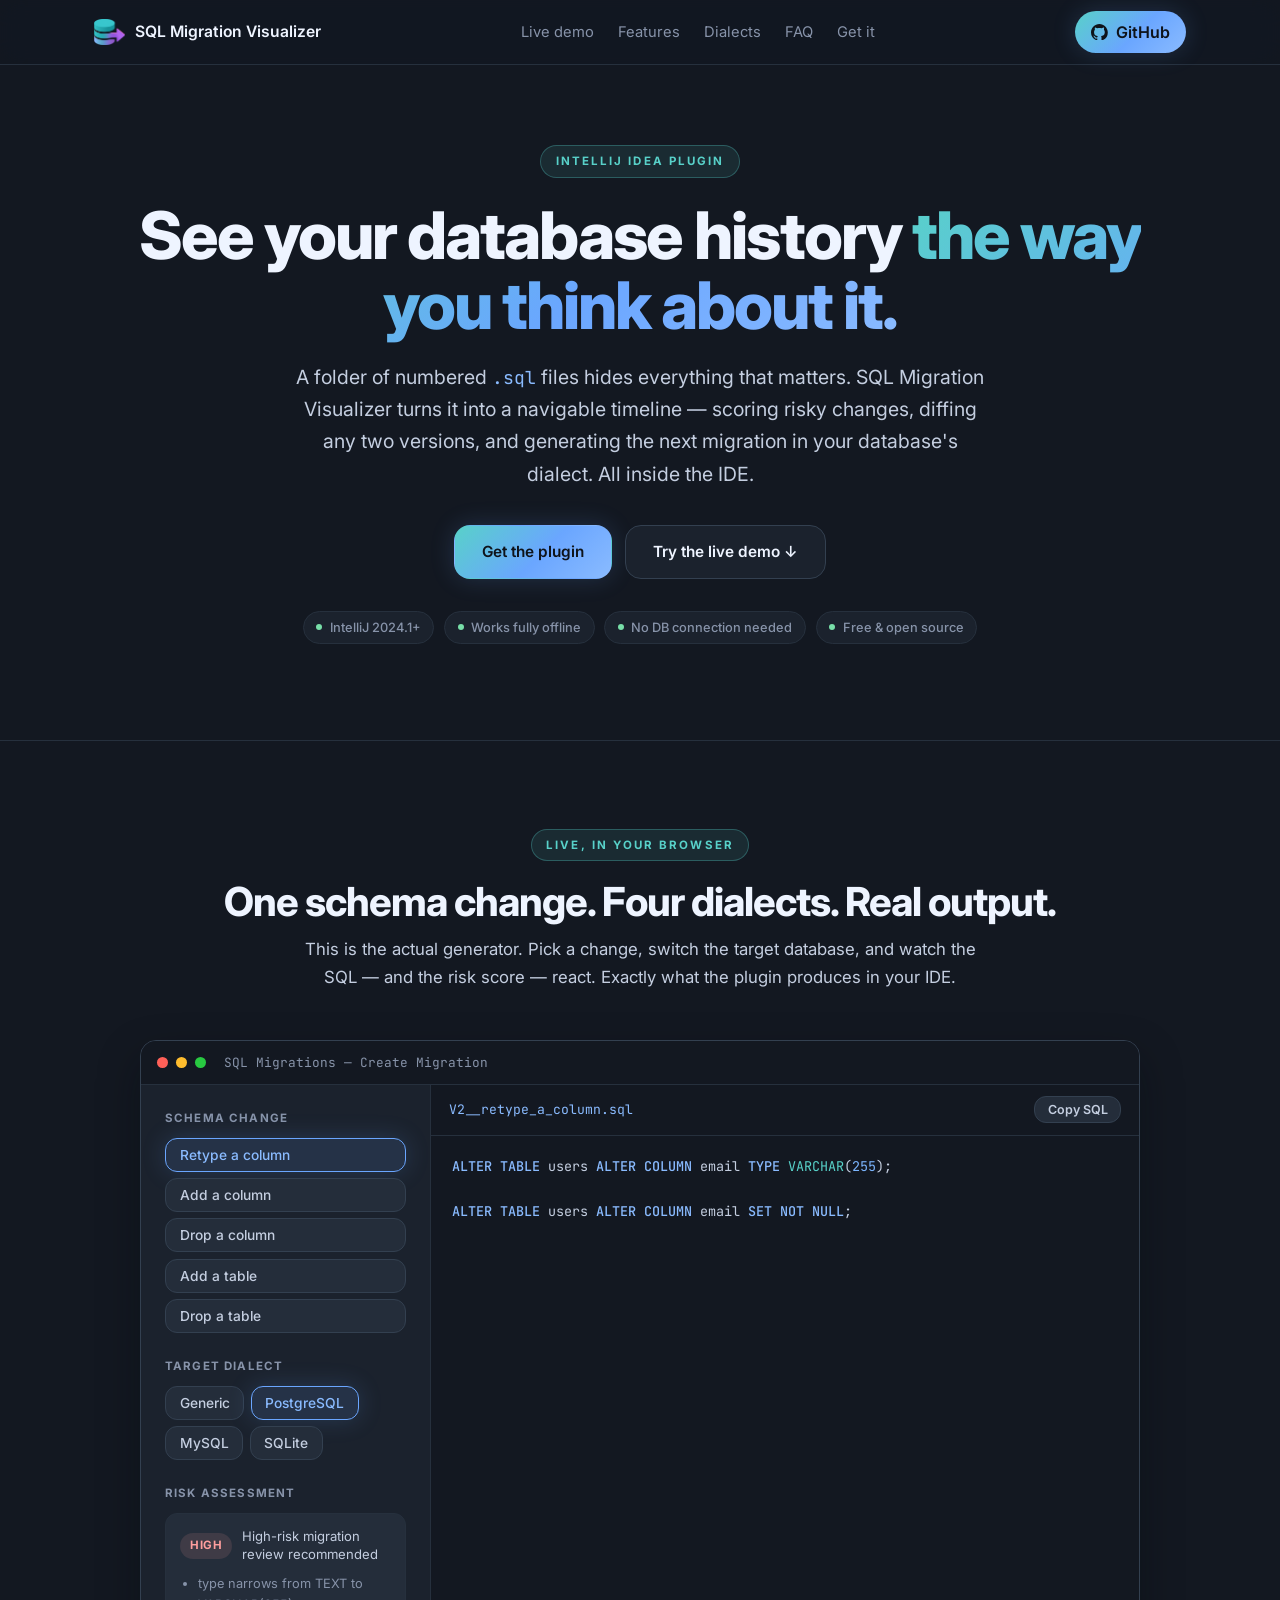
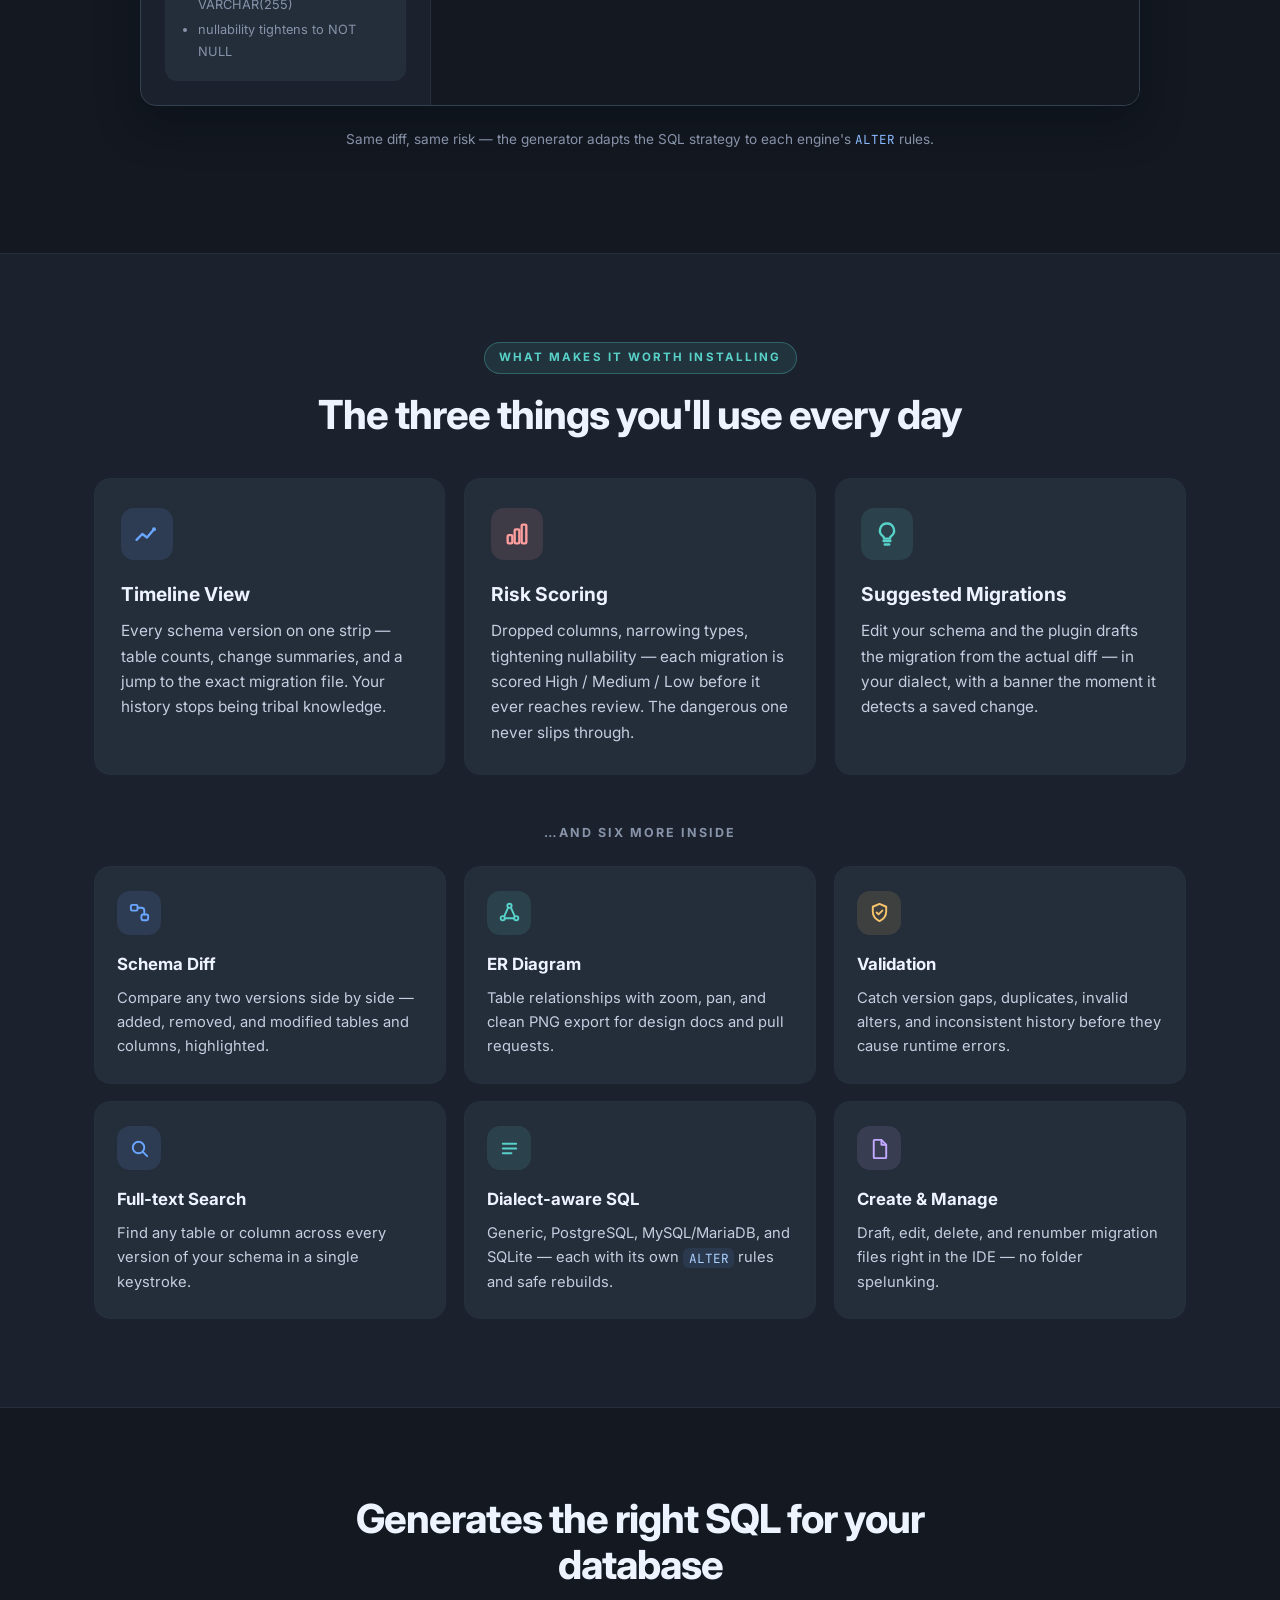
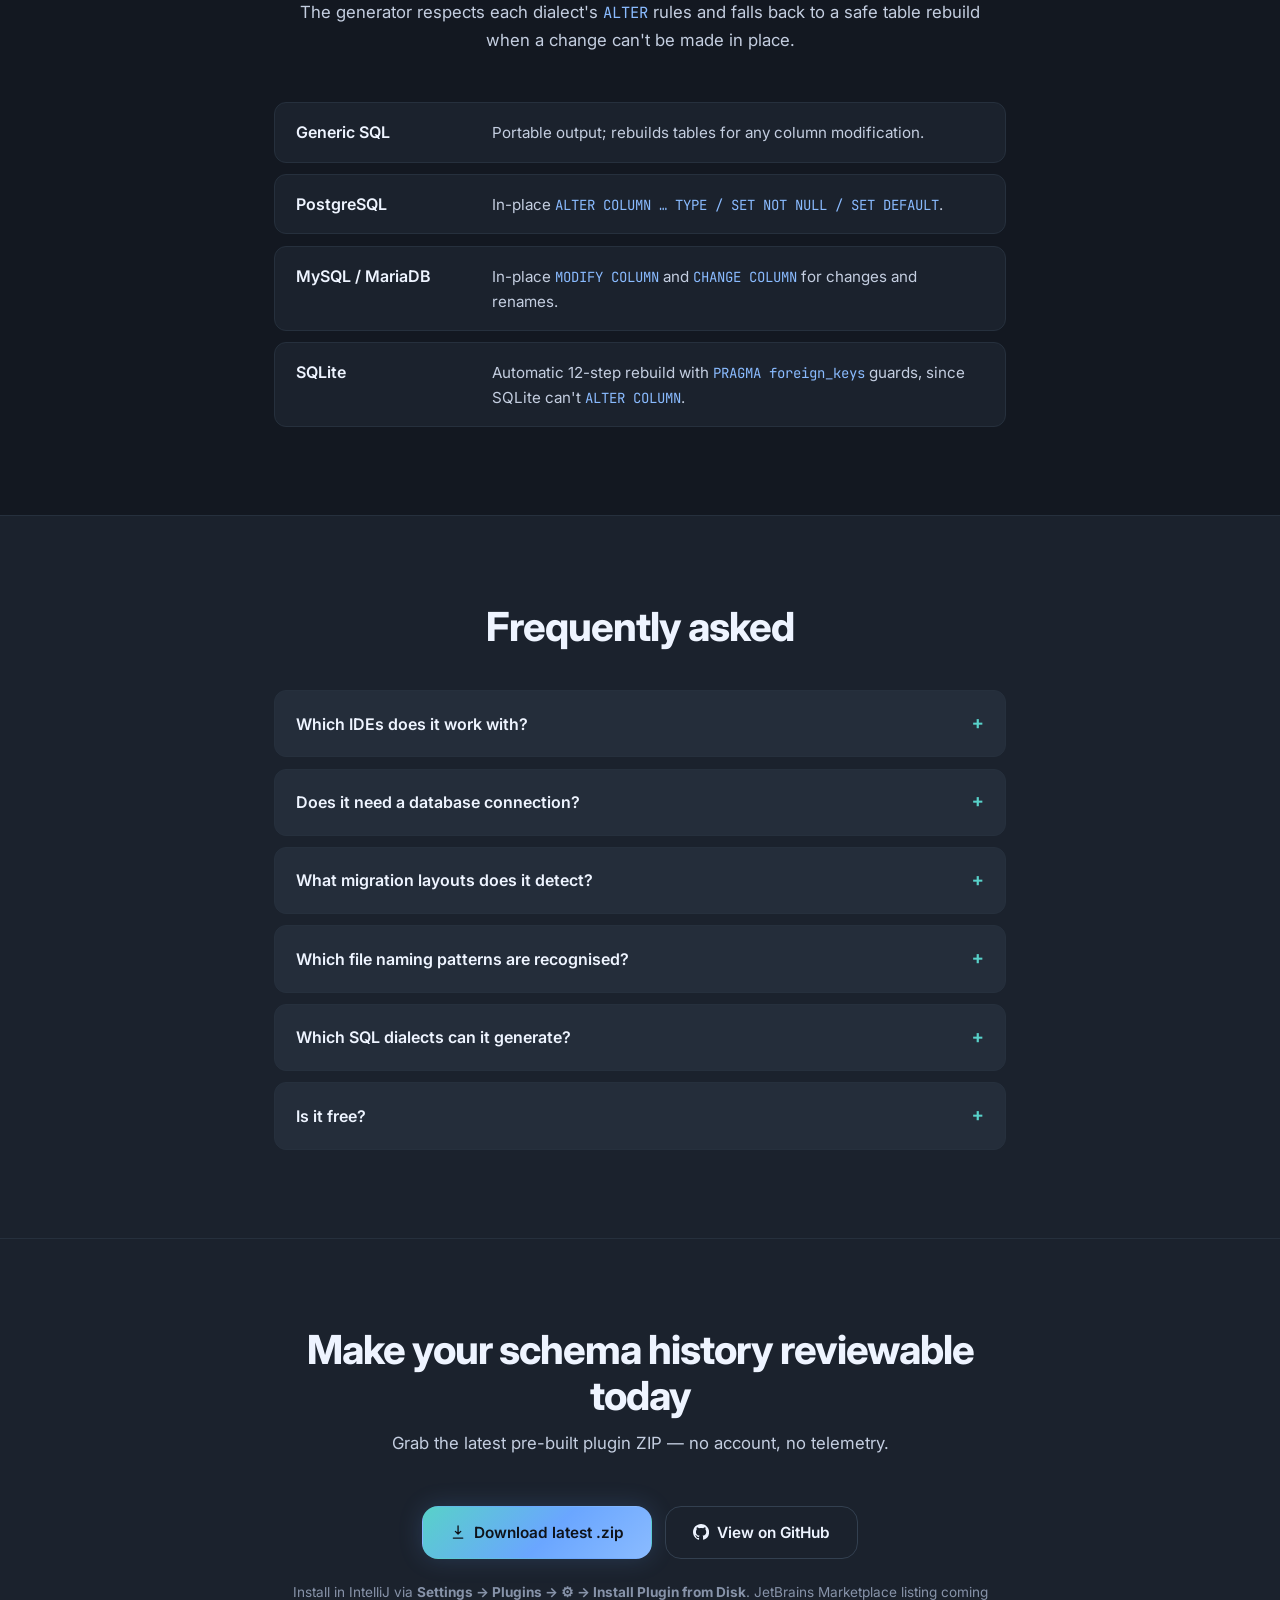
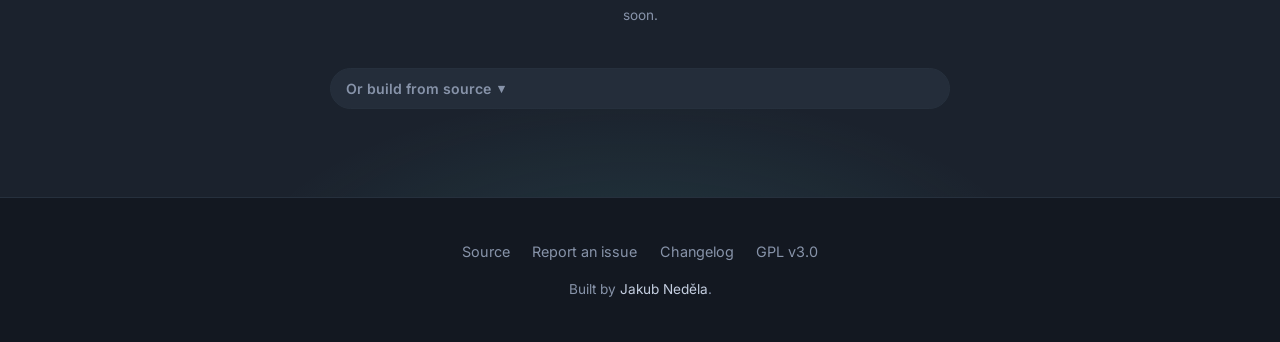
<file: docs/index.html>
<!DOCTYPE html>
<html lang="en">
<head>
<meta charset="UTF-8">
<meta name="viewport" content="width=device-width, initial-scale=1.0">
<title>SQL Migration Visualizer — See your database history inside IntelliJ IDEA</title>
<meta name="description" content="An IntelliJ IDEA plugin that turns scattered SQL migration files into a visual timeline. See how your schema evolved, score risky changes, and generate dialect-aware migrations — without leaving the IDE.">
<meta name="theme-color" content="#131821">
<meta property="og:title" content="SQL Migration Visualizer">
<meta property="og:description" content="See your database history inside IntelliJ IDEA — visual timeline, risk scoring, and dialect-aware migration generation.">
<meta property="og:type" content="website">
<meta property="og:url" content="https://jakubn11.github.io/sql-migration-visualizer/">
<meta property="og:image" content="https://jakubn11.github.io/sql-migration-visualizer/og-image.png">
<meta property="og:image:width" content="1200">
<meta property="og:image:height" content="630">
<meta name="twitter:card" content="summary_large_image">
<meta name="twitter:title" content="SQL Migration Visualizer">
<meta name="twitter:description" content="See your database history inside IntelliJ IDEA — visual timeline, risk scoring, and dialect-aware migration generation.">
<meta name="twitter:image" content="https://jakubn11.github.io/sql-migration-visualizer/og-image.png">
<link rel="canonical" href="https://jakubn11.github.io/sql-migration-visualizer/">
<link rel="icon" type="image/png" sizes="256x256" href="favicon.png?v=20260602">
<link rel="shortcut icon" type="image/png" href="favicon.png?v=20260602">
<link rel="apple-touch-icon" href="favicon.png?v=20260602">
<link rel="manifest" href="site.webmanifest">
<link rel="preconnect" href="https://fonts.googleapis.com">
<link rel="preconnect" href="https://fonts.gstatic.com" crossorigin>
<link href="https://fonts.googleapis.com/css2?family=Inter:wght@400;500;600;700;800&family=JetBrains+Mono:wght@400;500;600&display=swap" rel="stylesheet">
<link rel="stylesheet" href="styles.css?v=20260602n">
</head>
<body>

<nav class="nav">
  <div class="nav-inner container">
    <a class="brand" href="./">
      <img class="brand-icon" src="icon.png" alt="SQL Migration Visualizer logo">
      <span>SQL Migration Visualizer</span>
    </a>
    <div class="nav-links">
      <a href="#demo">Live demo</a>
      <a href="#features">Features</a>
      <a href="#dialects">Dialects</a>
      <a href="#faq">FAQ</a>
      <a href="#install">Get it</a>
    </div>
    <a class="nav-gh has-ico" href="https://github.com/jakubn11/sql-migration-visualizer" target="_blank" rel="noopener"><svg class="gh-ico" viewBox="0 0 16 16" fill="currentColor" aria-hidden="true"><path d="M8 0C3.58 0 0 3.58 0 8c0 3.54 2.29 6.53 5.47 7.59.4.07.55-.17.55-.38 0-.19-.01-.82-.01-1.49-2.01.37-2.53-.49-2.69-.94-.09-.23-.48-.94-.82-1.13-.28-.15-.68-.52-.01-.53.63-.01 1.08.58 1.23.82.72 1.21 1.87.87 2.33.66.07-.52.28-.87.51-1.07-1.78-.2-3.64-.89-3.64-3.95 0-.87.31-1.59.82-2.15-.08-.2-.36-1.02.08-2.12 0 0 .67-.21 2.2.82.64-.18 1.32-.27 2-.27.68 0 1.36.09 2 .27 1.53-1.04 2.2-.82 2.2-.82.44 1.1.16 1.92.08 2.12.51.56.82 1.27.82 2.15 0 3.07-1.87 3.75-3.65 3.95.29.25.54.73.54 1.48 0 1.07-.01 1.93-.01 2.2 0 .21.15.46.55.38A8.013 8.013 0 0016 8c0-4.42-3.58-8-8-8z"/></svg>GitHub</a>
  </div>
</nav>

<header class="hero">
  <div class="hero-glow" aria-hidden="true"></div>
  <div class="hero-content container">
    <span class="eyebrow">IntelliJ IDEA Plugin</span>
    <h1>See your database history <span class="grad">the way you think about it.</span></h1>
    <p class="lede">
      A folder of numbered <code>.sql</code> files hides everything that matters.
      SQL Migration Visualizer turns it into a navigable timeline — scoring risky changes,
      diffing any two versions, and generating the next migration in your database's dialect.
      All inside the IDE.
    </p>
    <div class="cta-row">
      <a class="btn btn-primary" href="#install">Get the plugin</a>
      <a class="btn btn-ghost" href="#demo">Try the live demo ↓</a>
    </div>
    <div class="meta-row">
      <span class="badge"><span class="dot"></span>IntelliJ 2024.1+</span>
      <span class="badge"><span class="dot"></span>Works fully offline</span>
      <span class="badge"><span class="dot"></span>No DB connection needed</span>
      <span class="badge"><span class="dot"></span>Free &amp; open source</span>
    </div>
  </div>
</header>

<!-- ORIGINAL INTERACTIVE CENTERPIECE -->
<section id="demo" class="section">
  <div class="container">
    <span class="eyebrow center">Live, in your browser</span>
    <h2 class="section-title center">One schema change. Four dialects. Real output.</h2>
    <p class="section-lede center">
      This is the actual generator. Pick a change, switch the target database, and watch the SQL —
      and the risk score — react. Exactly what the plugin produces in your IDE.
    </p>

    <div class="demo-shell">
      <div class="demo-titlebar">
        <span class="tl-dot"></span><span class="tl-dot"></span><span class="tl-dot"></span>
        <span class="demo-titlebar-label">SQL Migrations — Create Migration</span>
      </div>

      <div class="demo-body">
        <aside class="demo-controls">
          <div class="control-block">
            <label class="control-label">Schema change</label>
            <div class="seg seg-vertical" id="scenarioSeg" role="tablist"></div>
          </div>

          <div class="control-block">
            <label class="control-label">Target dialect</label>
            <div class="seg" id="dialectSeg" role="tablist"></div>
          </div>

          <div class="control-block">
            <label class="control-label">Risk assessment</label>
            <div class="risk-card" id="riskCard">
              <div class="risk-head">
                <span class="risk-badge" id="riskBadge">—</span>
                <span class="risk-headline" id="riskHeadline"></span>
              </div>
              <ul class="risk-items" id="riskItems"></ul>
            </div>
          </div>
        </aside>

        <div class="demo-output">
          <div class="output-head">
            <span class="output-file" id="outputFile">migration.sql</span>
            <button class="copy-btn" id="copySql" type="button">Copy SQL</button>
          </div>
          <pre class="sql-pane"><code id="sqlOutput"></code></pre>
        </div>
      </div>
    </div>
    <p class="demo-foot muted small center">Same diff, same risk — the generator adapts the SQL strategy to each engine's <code>ALTER</code> rules.</p>
  </div>
</section>

<!-- HIGHLIGHTED TOP FEATURES -->
<section id="features" class="section section-alt">
  <div class="container">
    <span class="eyebrow center">What makes it worth installing</span>
    <h2 class="section-title center">The three things you'll use every day</h2>

    <div class="hl-grid">
      <article class="hl-card">
        <div class="hl-icon icon-blue">
          <svg viewBox="0 0 24 24" fill="none" aria-hidden="true"><path d="M3 17l5-5 4 3 6-7" stroke="currentColor" stroke-width="2" stroke-linecap="round" stroke-linejoin="round"/><circle cx="18" cy="8" r="1.7" fill="currentColor"/></svg>
        </div>
        <h3>Timeline View</h3>
        <p>Every schema version on one strip — table counts, change summaries, and a jump to the exact migration file. Your history stops being tribal knowledge.</p>
      </article>

      <article class="hl-card">
        <div class="hl-icon icon-rose">
          <svg viewBox="0 0 24 24" fill="none" aria-hidden="true"><rect x="4" y="13" width="4" height="7" rx="1" stroke="currentColor" stroke-width="2"/><rect x="10" y="8" width="4" height="12" rx="1" stroke="currentColor" stroke-width="2"/><rect x="16" y="4" width="4" height="16" rx="1" stroke="currentColor" stroke-width="2"/></svg>
        </div>
        <h3>Risk Scoring</h3>
        <p>Dropped columns, narrowing types, tightening nullability — each migration is scored High / Medium / Low before it ever reaches review. The dangerous one never slips through.</p>
      </article>

      <article class="hl-card">
        <div class="hl-icon icon-teal">
          <svg viewBox="0 0 24 24" fill="none" aria-hidden="true"><path d="M9 18h6M10 21h4" stroke="currentColor" stroke-width="2" stroke-linecap="round"/><path d="M12 3a6 6 0 00-3.5 10.9c.6.4.9 1 .9 1.7V16h5.2v-.4c0-.7.3-1.3.9-1.7A6 6 0 0012 3z" stroke="currentColor" stroke-width="2" stroke-linejoin="round"/></svg>
        </div>
        <h3>Suggested Migrations</h3>
        <p>Edit your schema and the plugin drafts the migration from the actual diff — in your dialect, with a banner the moment it detects a saved change.</p>
      </article>
    </div>

    <h3 class="feature-subhead">…and six more inside</h3>

    <div class="feature-grid">
      <article class="feature-card">
        <div class="feature-icon icon-blue">
          <svg viewBox="0 0 24 24" fill="none" aria-hidden="true"><rect x="3" y="4" width="7" height="6" rx="1.5" stroke="currentColor" stroke-width="2"/><rect x="14" y="14" width="7" height="6" rx="1.5" stroke="currentColor" stroke-width="2"/><path d="M10 7h4a3 3 0 013 3v4" stroke="currentColor" stroke-width="2" stroke-linecap="round"/></svg>
        </div>
        <h3>Schema Diff</h3>
        <p>Compare any two versions side by side — added, removed, and modified tables and columns, highlighted.</p>
      </article>
      <article class="feature-card">
        <div class="feature-icon icon-teal">
          <svg viewBox="0 0 24 24" fill="none" aria-hidden="true"><circle cx="12" cy="5" r="2.2" stroke="currentColor" stroke-width="2"/><circle cx="5" cy="18" r="2.2" stroke="currentColor" stroke-width="2"/><circle cx="19" cy="18" r="2.2" stroke="currentColor" stroke-width="2"/><path d="M10.5 7L6.5 16M13.5 7l4 9M7 18h10" stroke="currentColor" stroke-width="2" stroke-linecap="round"/></svg>
        </div>
        <h3>ER Diagram</h3>
        <p>Table relationships with zoom, pan, and clean PNG export for design docs and pull requests.</p>
      </article>
      <article class="feature-card">
        <div class="feature-icon icon-amber">
          <svg viewBox="0 0 24 24" fill="none" aria-hidden="true"><path d="M12 3l7 3v5c0 4.5-3 8-7 10-4-2-7-5.5-7-10V6l7-3z" stroke="currentColor" stroke-width="2" stroke-linejoin="round"/><path d="M9 12l2 2 4-4" stroke="currentColor" stroke-width="2" stroke-linecap="round" stroke-linejoin="round"/></svg>
        </div>
        <h3>Validation</h3>
        <p>Catch version gaps, duplicates, invalid alters, and inconsistent history before they cause runtime errors.</p>
      </article>
      <article class="feature-card">
        <div class="feature-icon icon-blue">
          <svg viewBox="0 0 24 24" fill="none" aria-hidden="true"><circle cx="11" cy="11" r="6" stroke="currentColor" stroke-width="2"/><path d="M20 20l-4.5-4.5" stroke="currentColor" stroke-width="2" stroke-linecap="round"/></svg>
        </div>
        <h3>Full-text Search</h3>
        <p>Find any table or column across every version of your schema in a single keystroke.</p>
      </article>
      <article class="feature-card">
        <div class="feature-icon icon-teal">
          <svg viewBox="0 0 24 24" fill="none" aria-hidden="true"><path d="M5 7h14M5 12h14M5 17h9" stroke="currentColor" stroke-width="2" stroke-linecap="round"/></svg>
        </div>
        <h3>Dialect-aware SQL</h3>
        <p>Generic, PostgreSQL, MySQL/MariaDB, and SQLite — each with its own <code>ALTER</code> rules and safe rebuilds.</p>
      </article>
      <article class="feature-card">
        <div class="feature-icon icon-violet">
          <svg viewBox="0 0 24 24" fill="none" aria-hidden="true"><path d="M7 3h7l5 5v13a1 1 0 01-1 1H7a1 1 0 01-1-1V4a1 1 0 011-1z" stroke="currentColor" stroke-width="2" stroke-linejoin="round"/><path d="M14 3v5h5" stroke="currentColor" stroke-width="2" stroke-linejoin="round"/></svg>
        </div>
        <h3>Create &amp; Manage</h3>
        <p>Draft, edit, delete, and renumber migration files right in the IDE — no folder spelunking.</p>
      </article>
    </div>
  </div>
</section>

<section id="dialects" class="section">
  <div class="container narrow">
    <h2 class="section-title center">Generates the right SQL for your database</h2>
    <p class="section-lede center">The generator respects each dialect's <code>ALTER</code> rules and falls back to a safe table rebuild when a change can't be made in place.</p>
    <div class="dialect-list">
      <div class="dialect-row"><span class="dialect-name">Generic SQL</span><span class="dialect-note">Portable output; rebuilds tables for any column modification.</span></div>
      <div class="dialect-row"><span class="dialect-name">PostgreSQL</span><span class="dialect-note">In-place <code>ALTER COLUMN … TYPE / SET NOT NULL / SET DEFAULT</code>.</span></div>
      <div class="dialect-row"><span class="dialect-name">MySQL / MariaDB</span><span class="dialect-note">In-place <code>MODIFY COLUMN</code> and <code>CHANGE COLUMN</code> for changes and renames.</span></div>
      <div class="dialect-row"><span class="dialect-name">SQLite</span><span class="dialect-note">Automatic 12-step rebuild with <code>PRAGMA foreign_keys</code> guards, since SQLite can't <code>ALTER COLUMN</code>.</span></div>
    </div>
  </div>
</section>

<section id="faq" class="section section-alt">
  <div class="container narrow">
    <h2 class="section-title center">Frequently asked</h2>
    <div class="faq-list">
      <details class="faq-item">
        <summary>Which IDEs does it work with?</summary>
        <p>Any IntelliJ-based IDE on build 2024.1 or newer — IntelliJ IDEA Community and Ultimate, plus the rest of the JetBrains family. No edition-specific features are required.</p>
      </details>
      <details class="faq-item">
        <summary>Does it need a database connection?</summary>
        <p>No. It parses your migration and schema <code>.sql</code> files statically — it never connects to a database and works fully offline. Nothing leaves your machine.</p>
      </details>
      <details class="faq-item">
        <summary>What migration layouts does it detect?</summary>
        <p>Common locations are auto-detected: <code>src/main/sqldelight</code>, <code>src/commonMain/sqldelight</code>, <code>db/migrations</code>, <code>database/migrations</code>, <code>migrations</code>, <code>src/main/resources/db/migration(s)</code>, and <code>…/schema</code>. You can also point it at any folder in <strong>Settings → Tools → SQL Migration Visualizer</strong>.</p>
      </details>
      <details class="faq-item">
        <summary>Which file naming patterns are recognised?</summary>
        <p>Plain versions (<code>1.sql</code>, <code>2.sqm</code>), version + name (<code>12_add_users.sql</code>), and Flyway-style (<code>V3__create_orders.sql</code>).</p>
      </details>
      <details class="faq-item">
        <summary>Which SQL dialects can it generate?</summary>
        <p>Generic SQL, PostgreSQL, MySQL/MariaDB, and SQLite — each with its own <code>ALTER</code> rules and safe table rebuilds. Set your default in the plugin settings.</p>
      </details>
      <details class="faq-item">
        <summary>Is it free?</summary>
        <p>Yes — free and open source under the GPL v3.0 license.</p>
      </details>
    </div>
  </div>
</section>

<section id="install" class="section section-cta">
  <div class="container narrow center">
    <h2 class="section-title">Make your schema history reviewable today</h2>
    <p class="section-lede">Grab the latest pre-built plugin ZIP — no account, no telemetry.</p>
    <div class="cta-row center">
      <a class="btn btn-primary has-ico" href="https://github.com/jakubn11/sql-migration-visualizer/releases/latest" target="_blank" rel="noopener">
        <svg class="gh-ico" viewBox="0 0 24 24" fill="none" aria-hidden="true"><path d="M12 3v12m0 0l-4-4m4 4l4-4M5 21h14" stroke="currentColor" stroke-width="2" stroke-linecap="round" stroke-linejoin="round"/></svg>
        Download latest .zip
      </a>
      <a class="btn btn-ghost has-ico" href="https://github.com/jakubn11/sql-migration-visualizer" target="_blank" rel="noopener"><svg class="gh-ico" viewBox="0 0 16 16" fill="currentColor" aria-hidden="true"><path d="M8 0C3.58 0 0 3.58 0 8c0 3.54 2.29 6.53 5.47 7.59.4.07.55-.17.55-.38 0-.19-.01-.82-.01-1.49-2.01.37-2.53-.49-2.69-.94-.09-.23-.48-.94-.82-1.13-.28-.15-.68-.52-.01-.53.63-.01 1.08.58 1.23.82.72 1.21 1.87.87 2.33.66.07-.52.28-.87.51-1.07-1.78-.2-3.64-.89-3.64-3.95 0-.87.31-1.59.82-2.15-.08-.2-.36-1.02.08-2.12 0 0 .67-.21 2.2.82.64-.18 1.32-.27 2-.27.68 0 1.36.09 2 .27 1.53-1.04 2.2-.82 2.2-.82.44 1.1.16 1.92.08 2.12.51.56.82 1.27.82 2.15 0 3.07-1.87 3.75-3.65 3.95.29.25.54.73.54 1.48 0 1.07-.01 1.93-.01 2.2 0 .21.15.46.55.38A8.013 8.013 0 0016 8c0-4.42-3.58-8-8-8z"/></svg>View on GitHub</a>
    </div>
    <p class="muted small">Install in IntelliJ via <strong>Settings → Plugins → ⚙ → Install Plugin from Disk</strong>. JetBrains Marketplace listing coming soon.</p>

    <details class="build-source">
      <summary>Or build from source</summary>
      <div class="terminal">
        <div class="terminal-bar">
          <span class="tl-dot"></span><span class="tl-dot"></span><span class="tl-dot"></span>
          <span class="terminal-label">bash</span>
          <button class="copy-btn" id="copyInstall" type="button">Copy</button>
        </div>
        <pre class="terminal-body"><code id="installCmd"><span class="prompt">$</span> git clone https://github.com/jakubn11/sql-migration-visualizer.git
<span class="prompt">$</span> cd sql-migration-visualizer
<span class="prompt">$</span> ./gradlew buildPlugin</code></pre>
      </div>
      <p class="muted small">Then load the ZIP from <code>build/distributions/</code>.</p>
    </details>
  </div>
</section>

<footer class="footer">
  <div class="container footer-inner">
    <nav class="footer-links" aria-label="Footer">
      <a href="https://github.com/jakubn11/sql-migration-visualizer" target="_blank" rel="noopener">Source</a>
      <a href="https://github.com/jakubn11/sql-migration-visualizer/issues/new" target="_blank" rel="noopener">Report an issue</a>
      <a href="https://github.com/jakubn11/sql-migration-visualizer/blob/main/CHANGELOG.md" target="_blank" rel="noopener">Changelog</a>
      <a href="https://github.com/jakubn11/sql-migration-visualizer/blob/main/LICENSE" target="_blank" rel="noopener">GPL v3.0</a>
    </nav>
    <p class="footer-credit">Built by <a href="https://github.com/jakubn11" target="_blank" rel="noopener">Jakub Neděla</a>.</p>
  </div>
</footer>

<script src="demo.js?v=20260602g"></script>
</body>
</html>
</file>
<file: docs/styles.css>
:root {
  /* Lifted directly from the plugin's web UI design system */
  --bg-primary: #131821;
  --bg-secondary: #1B222D;
  --bg-tertiary: #242D3A;
  --bg-elevated: #2C3745;
  --bg-hover: #344152;

  --accent-primary: #6AA6FF;
  --accent-primary-hover: #8ABBFF;
  --accent-secondary: #58D1C9;
  --accent-tertiary: #A9D1FF;
  --accent-gradient: linear-gradient(135deg, #58D1C9 0%, #6AA6FF 55%, #8ABBFF 100%);
  --accent-bg: rgba(106, 166, 255, 0.12);
  --accent-bg-hover: rgba(106, 166, 255, 0.18);

  --color-success: #78DFA8;
  --color-success-bg: rgba(120, 223, 168, 0.12);
  --color-warning: #F5C46B;
  --color-warning-bg: rgba(245, 196, 107, 0.12);
  --color-error: #FF9E9E;
  --color-error-bg: rgba(255, 158, 158, 0.12);

  --text-primary: #EEF4FF;
  --text-secondary: #C4CEE0;
  --text-muted: #8793A9;
  --text-accent: #8ABBFF;
  --text-inverse: #0E131A;

  --border-default: #334050;
  --border-subtle: #26303D;

  --shadow-md: 0 10px 24px rgba(3, 8, 15, 0.28);
  --shadow-lg: 0 18px 42px rgba(3, 8, 15, 0.34);
  --shadow-glow: 0 0 24px rgba(106, 166, 255, 0.18);

  --radius-lg: 12px;
  --radius-xl: 16px;
  --radius-full: 999px;

  --sql-keyword: #8ABBFF;
  --sql-string: #78DFA8;
  --sql-number: #7CB6FF;
  --sql-type: #58D1C9;

  --transition: 250ms cubic-bezier(0.4, 0, 0.2, 1);
  --nav-h: 64px;
  --max-width: 1140px;
  --font-sans: 'Inter', -apple-system, BlinkMacSystemFont, 'Segoe UI', Roboto, sans-serif;
  --font-mono: 'JetBrains Mono', 'Fira Code', 'Cascadia Code', monospace;

  /* feature icon tints */
  --rose: #FF9E9E;
  --rose-bg: rgba(255, 158, 158, 0.12);
  --amber: #F5C46B;
  --amber-bg: rgba(245, 196, 107, 0.12);
  --violet: #C3A9FF;
  --violet-bg: rgba(195, 169, 255, 0.12);
}

* { box-sizing: border-box; }
html { scroll-behavior: smooth; scroll-padding-top: var(--nav-h); }

body {
  margin: 0;
  font-family: var(--font-sans);
  background: var(--bg-primary);
  color: var(--text-primary);
  line-height: 1.65;
  -webkit-font-smoothing: antialiased;
  text-rendering: optimizeLegibility;
  overflow-x: hidden;
}

a { color: var(--accent-primary); text-decoration: none; }
a:hover { color: var(--accent-primary-hover); text-decoration: underline; }

code {
  font-family: var(--font-mono);
  font-size: 0.86em;
  background: rgba(106, 166, 255, 0.10);
  padding: 0.12em 0.42em;
  border-radius: 6px;
  color: var(--accent-tertiary);
}
/* Softer inline code inside body prose — no chip background, just colored monospace. */
.lede code,
.section-lede code,
.faq-item p code,
.dialect-note code,
.muted code {
  background: transparent;
  padding: 0;
  color: var(--text-accent);
  font-size: 0.92em;
}

.container { max-width: var(--max-width); margin: 0 auto; padding: 0 1.5rem; }
.narrow { max-width: 780px; }
.center { text-align: center; }

/* Nav */
.nav {
  position: sticky;
  top: 0;
  z-index: 50;
  background: rgba(19, 24, 33, 0.78);
  backdrop-filter: saturate(150%) blur(14px);
  -webkit-backdrop-filter: saturate(150%) blur(14px);
  border-bottom: 1px solid var(--border-subtle);
}
.nav-inner { display: flex; align-items: center; justify-content: space-between; height: var(--nav-h); }
.brand { display: inline-flex; align-items: center; gap: 0.6rem; color: var(--text-primary); font-weight: 600; font-size: 0.98rem; }
.brand:hover { text-decoration: none; }
.brand-icon { height: 26px; width: auto; display: block; }
.nav-links { display: flex; gap: 1.5rem; font-size: 0.92rem; align-items: center; }
.nav-links a { color: var(--text-muted); }
.nav-links a:hover { color: var(--text-primary); text-decoration: none; }
.nav-links a.active { color: var(--text-primary); }
.nav-links a.active::after {
  content: "";
  display: block;
  height: 2px;
  margin-top: 3px;
  border-radius: 2px;
  background: var(--accent-gradient);
}
.nav-links a.nav-gh.active::after { display: none; }
.nav-gh {
  color: var(--text-inverse) !important;
  background: var(--accent-gradient);
  padding: 0.5rem 1rem;
  border-radius: var(--radius-full);
  font-weight: 600;
  box-shadow: var(--shadow-glow);
  transition: transform 0.06s ease, box-shadow var(--transition);
}
.nav-gh:hover {
  text-decoration: none;
  transform: translateY(-1px);
  box-shadow: 0 0 30px rgba(106, 166, 255, 0.42);
}


/* Hero */
.hero { position: relative; overflow: hidden; border-bottom: 1px solid var(--border-subtle); }
.hero-glow {
  position: absolute;
  inset: -40% 0 auto 0;
  height: 620px;
  background:
    radial-gradient(620px 320px at 76% 12%, rgba(106, 166, 255, 0.26), transparent 62%),
    radial-gradient(560px 320px at 12% 0%, rgba(88, 209, 201, 0.20), transparent 60%);
  pointer-events: none;
}
.hero-content { position: relative; padding: 5rem 1.5rem 6rem; text-align: center; }

.eyebrow {
  display: inline-block;
  font-size: 0.72rem;
  font-weight: 700;
  letter-spacing: 0.18em;
  text-transform: uppercase;
  color: var(--accent-secondary);
  border: 1px solid rgba(88, 209, 201, 0.3);
  background: rgba(88, 209, 201, 0.10);
  padding: 0.36rem 0.9rem;
  border-radius: var(--radius-full);
}
.eyebrow.center { display: block; width: fit-content; max-width: 100%; margin: 0 auto 1.1rem; }

.hero-content h1 {
  font-size: clamp(2.4rem, 5.6vw, 4.1rem);
  line-height: 1.07;
  letter-spacing: -0.03em;
  margin: 1.4rem 0 1.3rem;
  font-weight: 800;
}
.grad {
  background: var(--accent-gradient);
  -webkit-background-clip: text;
  background-clip: text;
  -webkit-text-fill-color: transparent;
}
.lede {
  font-size: clamp(1.05rem, 1.7vw, 1.22rem);
  color: var(--text-secondary);
  max-width: 700px;
  margin: 0 auto 2.2rem;
}

.cta-row { display: flex; gap: 0.8rem; justify-content: center; flex-wrap: wrap; margin-bottom: 2rem; }
.cta-row.center { margin-top: 1.8rem; margin-bottom: 0; }
.btn {
  display: inline-block;
  padding: 0.82rem 1.7rem;
  border-radius: var(--radius-xl);
  font-weight: 600;
  font-size: 0.96rem;
  border: 1px solid transparent;
  transition: transform 0.06s ease, box-shadow var(--transition), background var(--transition), border-color var(--transition);
}
.btn:hover { text-decoration: none; transform: translateY(-1px); }
.btn-primary { background: var(--accent-gradient); color: var(--text-inverse); box-shadow: var(--shadow-glow); }
.btn-primary:hover { color: var(--text-inverse); box-shadow: 0 0 34px rgba(106, 166, 255, 0.4); }
.btn-ghost { background: var(--bg-secondary); color: var(--text-primary); border-color: var(--border-default); }
.btn-ghost:hover { border-color: var(--accent-primary); color: var(--accent-primary-hover); }

.has-ico { display: inline-flex; align-items: center; justify-content: center; gap: 0.5rem; }
.gh-ico { width: 1.05em; height: 1.05em; flex-shrink: 0; }

.meta-row { display: flex; gap: 0.6rem; justify-content: center; flex-wrap: wrap; }
.badge {
  display: inline-flex; align-items: center; gap: 0.45rem;
  font-size: 0.8rem; font-weight: 500;
  padding: 0.32rem 0.8rem;
  border-radius: var(--radius-full);
  border: 1px solid var(--border-subtle);
  color: var(--text-muted);
  background: var(--bg-secondary);
}
.badge .dot { width: 6px; height: 6px; border-radius: 50%; background: var(--color-success); }

/* Sections */
.section { padding: 5.5rem 0; border-bottom: 1px solid var(--border-subtle); }
.section-alt { background: var(--bg-secondary); }
.section-title { font-size: clamp(1.7rem, 3.2vw, 2.5rem); line-height: 1.15; margin: 0 0 0.7rem; letter-spacing: -0.025em; font-weight: 750; }
.section-lede { color: var(--text-secondary); margin: 0 auto 3rem; font-size: 1.05rem; max-width: 680px; }

/* ===== Interactive demo ===== */
.demo-shell {
  border: 1px solid var(--border-default);
  border-radius: var(--radius-xl);
  background: var(--bg-secondary);
  box-shadow: var(--shadow-lg);
  overflow: hidden;
  max-width: 1000px;
  margin: 0 auto;
}
.demo-titlebar {
  display: flex; align-items: center; gap: 0.5rem;
  padding: 0.7rem 1rem;
  background: var(--bg-primary);
  border-bottom: 1px solid var(--border-subtle);
}
.tl-dot { width: 11px; height: 11px; border-radius: 50%; background: var(--bg-hover); }
.tl-dot:nth-child(1) { background: #FF6058; }
.tl-dot:nth-child(2) { background: #FFBD2E; }
.tl-dot:nth-child(3) { background: #28C941; }
.demo-titlebar-label { margin-left: 0.6rem; font-size: 0.8rem; color: var(--text-muted); font-family: var(--font-mono); }

.demo-body { display: grid; grid-template-columns: 290px minmax(0, 1fr); min-height: 420px; }
.demo-body > * { min-width: 0; }
.demo-controls { padding: 1.5rem; border-right: 1px solid var(--border-subtle); display: flex; flex-direction: column; gap: 1.5rem; }
.control-block { display: flex; flex-direction: column; gap: 0.6rem; }
.control-label { font-size: 0.72rem; font-weight: 700; letter-spacing: 0.1em; text-transform: uppercase; color: var(--text-muted); }

.seg { display: flex; flex-wrap: wrap; gap: 0.4rem; }
.seg-vertical { flex-direction: column; }
.seg-chip {
  font-family: var(--font-sans);
  font-size: 0.86rem;
  font-weight: 500;
  color: var(--text-secondary);
  background: var(--bg-tertiary);
  border: 1px solid var(--border-default);
  border-radius: var(--radius-lg);
  padding: 0.5rem 0.85rem;
  cursor: pointer;
  transition: all var(--transition);
  text-align: left;
}
.seg-chip:hover { border-color: var(--accent-primary); color: var(--text-primary); }
.seg-chip.is-active {
  background: var(--accent-bg);
  border-color: var(--accent-primary);
  color: var(--accent-primary-hover);
  box-shadow: var(--shadow-glow);
}

.risk-card { background: var(--bg-tertiary); border: 1px solid var(--border-subtle); border-radius: var(--radius-lg); padding: 0.9rem; }
.risk-head { display: flex; align-items: center; gap: 0.6rem; margin-bottom: 0.6rem; }
.risk-badge {
  font-size: 0.72rem; font-weight: 700; letter-spacing: 0.06em;
  padding: 0.22rem 0.6rem; border-radius: var(--radius-full);
}
.risk-high { background: var(--color-error-bg); color: var(--color-error); }
.risk-medium { background: var(--color-warning-bg); color: var(--color-warning); }
.risk-low { background: var(--color-success-bg); color: var(--color-success); }
.risk-headline { font-size: 0.82rem; color: var(--text-secondary); line-height: 1.35; }
.risk-items { margin: 0; padding-left: 1.1rem; }
.risk-items li { font-size: 0.8rem; color: var(--text-muted); margin-bottom: 0.25rem; }

.demo-output { display: flex; flex-direction: column; background: var(--bg-primary); min-width: 0; }
.output-head { display: flex; align-items: center; justify-content: space-between; padding: 0.7rem 1.1rem; border-bottom: 1px solid var(--border-subtle); }
.output-file { font-family: var(--font-mono); font-size: 0.82rem; color: var(--text-accent); }
.output-hint { font-size: 0.7rem; text-transform: uppercase; letter-spacing: 0.1em; color: var(--text-muted); }
.sql-pane {
  margin: 0; padding: 1.2rem 1.3rem; flex: 1; overflow-x: auto;
  font-family: var(--font-mono); font-size: 0.84rem; line-height: 1.7;
  color: var(--text-secondary); white-space: pre;
}
.sql-pane code { background: none; padding: 0; color: inherit; font-size: inherit; }
.sql-pane.flash { animation: flash 0.4s ease; }
@keyframes flash { from { opacity: 0.35; transform: translateY(2px); } to { opacity: 1; transform: none; } }

.tok-keyword { color: var(--sql-keyword); font-weight: 500; }
.tok-string { color: var(--sql-string); }
.tok-number { color: var(--sql-number); }
.tok-type { color: var(--sql-type); }
.tok-comment { color: var(--text-muted); font-style: italic; }

.demo-foot { margin-top: 1.4rem; }

/* ===== Highlighted features ===== */
.hl-grid { display: grid; grid-template-columns: repeat(3, 1fr); gap: 1.2rem; margin: 2.5rem 0 1.2rem; }
.hl-card {
  position: relative;
  background: var(--bg-tertiary);
  border: 1px solid var(--border-subtle);
  border-radius: var(--radius-xl);
  padding: 1.8rem 1.6rem;
  transition: transform var(--transition), border-color var(--transition);
}
.hl-card:hover { transform: translateY(-4px); border-color: var(--border-default); }
.hl-featured { border-color: rgba(106, 166, 255, 0.4); box-shadow: var(--shadow-glow); }
.hl-tag {
  position: absolute; top: 1.2rem; right: 1.2rem;
  font-size: 0.66rem; font-weight: 700; letter-spacing: 0.08em; text-transform: uppercase;
  color: var(--text-inverse); background: var(--accent-gradient);
  padding: 0.2rem 0.55rem; border-radius: var(--radius-full);
}
.hl-icon, .feature-icon { border-radius: 13px; display: grid; place-items: center; }
.hl-icon { width: 52px; height: 52px; margin-bottom: 1.2rem; }
.hl-icon svg { width: 28px; height: 28px; }
.hl-card h3 { font-size: 1.2rem; margin: 0 0 0.5rem; }
.hl-card p { margin: 0; color: var(--text-secondary); font-size: 0.96rem; }

.feature-subhead {
  margin: 3rem 0 1.4rem;
  text-align: center;
  font-size: 0.78rem;
  font-weight: 700;
  letter-spacing: 0.16em;
  text-transform: uppercase;
  color: var(--text-muted);
}
.feature-grid { display: grid; grid-template-columns: repeat(auto-fit, minmax(min(100%, 290px), 1fr)); gap: 1.1rem; }
.feature-card {
  background: var(--bg-tertiary);
  border: 1px solid var(--border-subtle);
  border-radius: var(--radius-xl);
  padding: 1.5rem 1.4rem;
  transition: transform var(--transition), border-color var(--transition);
}
.feature-card:hover { transform: translateY(-3px); border-color: var(--border-default); }
.feature-icon { width: 44px; height: 44px; margin-bottom: 1rem; }
.feature-icon svg { width: 23px; height: 23px; }
.feature-card h3 { font-size: 1.05rem; margin: 0 0 0.45rem; }
.feature-card p { margin: 0; color: var(--text-secondary); font-size: 0.92rem; }

.icon-blue { background: var(--accent-bg); color: var(--accent-primary); }
.icon-teal { background: rgba(88, 209, 201, 0.12); color: var(--accent-secondary); }
.icon-amber { background: var(--amber-bg); color: var(--amber); }
.icon-rose { background: var(--rose-bg); color: var(--rose); }
.icon-violet { background: var(--violet-bg); color: var(--violet); }

/* Dialects */
.dialect-list { display: flex; flex-direction: column; gap: 0.7rem; margin-top: 2.5rem; }
.dialect-row {
  display: grid; grid-template-columns: 180px 1fr; gap: 1rem; align-items: baseline;
  background: var(--bg-secondary); border: 1px solid var(--border-subtle);
  border-radius: var(--radius-lg); padding: 1rem 1.3rem;
}
.dialect-name { font-weight: 600; color: var(--text-primary); }
.dialect-note { color: var(--text-secondary); font-size: 0.95rem; }

/* CTA + install */
.section-cta {
  background:
    radial-gradient(700px 360px at 50% 120%, rgba(88, 209, 201, 0.14), transparent 60%),
    var(--bg-secondary);
  border-bottom: none;
}
.terminal {
  max-width: 620px;
  margin: 0 auto;
  text-align: left;
  background: var(--bg-primary);
  border: 1px solid var(--border-default);
  border-radius: var(--radius-xl);
  overflow: hidden;
  box-shadow: var(--shadow-lg);
}
.terminal-bar {
  display: flex; align-items: center; gap: 0.5rem;
  padding: 0.65rem 0.9rem;
  background: var(--bg-secondary);
  border-bottom: 1px solid var(--border-subtle);
}
.terminal-label { margin-left: 0.5rem; font-family: var(--font-mono); font-size: 0.78rem; color: var(--text-muted); }
.copy-btn {
  margin-left: auto;
  font-family: var(--font-sans);
  font-size: 0.78rem; font-weight: 600;
  color: var(--text-secondary);
  background: var(--bg-tertiary);
  border: 1px solid var(--border-default);
  border-radius: var(--radius-lg);
  padding: 0.32rem 0.8rem;
  cursor: pointer;
  transition: all var(--transition);
}
.copy-btn:hover { border-color: var(--accent-primary); color: var(--accent-primary-hover); }
.copy-btn.copied { border-color: var(--color-success); color: var(--color-success); background: var(--color-success-bg); }
.terminal-body {
  margin: 0; padding: 1.2rem 1.4rem; overflow-x: auto;
  font-family: var(--font-mono); font-size: 0.88rem; line-height: 1.85;
  color: var(--text-secondary);
}
.terminal-body code { background: none; padding: 0; color: inherit; }
.terminal-body .prompt { color: var(--accent-secondary); user-select: none; -webkit-user-select: none; margin-right: 0.5rem; }
.muted { color: var(--text-muted); }
.muted.small { font-size: 0.85rem; margin-top: 1.4rem; }

/* Footer */
.footer { padding: 2.6rem 0; border-top: 1px solid var(--border-subtle); }
.footer-inner { text-align: center; color: var(--text-muted); font-size: 0.9rem; display: flex; flex-direction: column; align-items: center; gap: 0.9rem; }
.footer-inner p { margin: 0; }
.footer-links { display: flex; flex-wrap: wrap; justify-content: center; gap: 0.4rem 1.4rem; }
.footer-links a { color: var(--text-muted); }
.footer-links a:hover { color: var(--text-primary); text-decoration: none; }
.footer-credit { font-size: 0.85rem; }
.footer-credit a { color: var(--text-secondary); }
.footer-credit a:hover { color: var(--text-primary); }

/* "Or build from source" disclosure */
.build-source { margin-top: 2.6rem; text-align: left; max-width: 620px; margin-left: auto; margin-right: auto; }
.build-source > summary {
  list-style: none;
  cursor: pointer;
  display: inline-flex;
  align-items: center;
  gap: 0.4rem;
  padding: 0.5rem 0.95rem;
  margin: 0 auto;
  font-size: 0.88rem;
  font-weight: 600;
  color: var(--text-muted);
  background: var(--bg-tertiary);
  border: 1px solid var(--border-subtle);
  border-radius: var(--radius-full);
  transition: color var(--transition), border-color var(--transition);
  text-align: center;
}
.build-source > summary::-webkit-details-marker { display: none; }
.build-source > summary::marker { content: ""; }
.build-source > summary::after {
  content: "▾";
  font-size: 0.82rem;
  transition: transform var(--transition);
}
.build-source[open] > summary::after { transform: rotate(180deg); }
.build-source > summary:hover { color: var(--text-primary); border-color: var(--border-default); }
.build-source .terminal { margin-top: 1.2rem; }
.build-source > .muted { text-align: center; margin-top: 0.9rem; }
/* center the summary inside the disclosure */
.section-cta .build-source { display: flex; flex-direction: column; align-items: center; }

/* FAQ */
.faq-list { margin-top: 2.5rem; display: flex; flex-direction: column; gap: 0.7rem; }
.faq-item {
  background: var(--bg-tertiary);
  border: 1px solid var(--border-subtle);
  border-radius: var(--radius-lg);
  padding: 0 1.3rem;
  transition: border-color var(--transition);
}
.faq-item[open] { border-color: var(--border-default); }
.faq-item summary {
  cursor: pointer;
  list-style: none;
  padding: 1.05rem 0;
  font-weight: 600;
  color: var(--text-primary);
  display: flex;
  align-items: center;
  justify-content: space-between;
}
.faq-item summary::-webkit-details-marker { display: none; }
.faq-item summary::marker { content: ""; }
.faq-item summary::after {
  content: "+";
  font-family: var(--font-mono);
  font-size: 1.2rem;
  color: var(--accent-secondary);
  transition: transform var(--transition);
}
.faq-item[open] summary::after { content: "−"; }
.faq-item p { margin: 0 0 1.1rem; color: var(--text-secondary); font-size: 0.95rem; }

/* Accessibility */
:focus-visible {
  outline: 2px solid var(--accent-primary);
  outline-offset: 2px;
  border-radius: 4px;
}
@media (prefers-reduced-motion: reduce) {
  html { scroll-behavior: auto; }
  *, *::before, *::after {
    animation-duration: 0.001ms !important;
    animation-iteration-count: 1 !important;
    transition-duration: 0.001ms !important;
  }
  .btn:hover, .feature-card:hover, .hl-card:hover, .nav-gh:hover { transform: none; }
}

/* Responsive */
@media (max-width: 880px) {
  .hl-grid { grid-template-columns: 1fr; }
  .demo-body { grid-template-columns: minmax(0, 1fr); }
  .demo-controls { border-right: none; border-bottom: 1px solid var(--border-subtle); }
  .seg-vertical { flex-direction: row; }
}
@media (max-width: 640px) {
  :root { --nav-h: 58px; }
  .nav-inner { gap: 0.6rem; }
  .nav-links {
    flex: 1;
    min-width: 0;
    gap: 1.1rem;
    font-size: 0.85rem;
    overflow-x: auto;
    overflow-y: hidden;
    scrollbar-width: none;
    -ms-overflow-style: none;
    padding: 0 0.1rem;
    -webkit-mask-image: linear-gradient(90deg, transparent, #000 10%, #000 90%, transparent);
            mask-image: linear-gradient(90deg, transparent, #000 10%, #000 90%, transparent);
  }
  .nav-links::-webkit-scrollbar { display: none; }
  .nav-links a { white-space: nowrap; flex-shrink: 0; }
  .nav-gh { padding: 0.42rem 0.85rem; flex-shrink: 0; }
  .brand { font-size: 0.92rem; min-width: 0; flex-shrink: 0; }
  .brand span { display: none; }
  .brand-icon { height: 26px; }
  .hero-content { padding: 3rem 1.25rem 4rem; }
  .hero-content h1 { margin: 1.1rem 0 1.1rem; }
  .lede { font-size: 1rem; margin-bottom: 1.8rem; }
  .section { padding: 3.5rem 0; }
  .section-lede { font-size: 0.98rem; margin-bottom: 2.2rem; }
  .container { padding: 0 1.25rem; }
  .dialect-row { grid-template-columns: 1fr; gap: 0.35rem; padding: 0.95rem 1.1rem; }
  .eyebrow.center, .eyebrow { letter-spacing: 0.12em; }
  h1, .section-title, .hl-card h3, .feature-card h3 { overflow-wrap: break-word; }
  .cta-row .btn { width: 100%; text-align: center; }
  .demo-titlebar-label { font-size: 0.72rem; }
  .demo-controls { padding: 1.2rem; gap: 1.2rem; }
  .seg-chip { padding: 0.7rem 1rem; font-size: 0.9rem; min-height: 44px; }
  .copy-btn { padding: 0.5rem 0.95rem; min-height: 36px; }
  .output-head { padding: 0.6rem 0.95rem; }
  .sql-pane { font-size: 0.78rem; padding: 1rem 1.1rem; }
  .hl-grid { margin-top: 2rem; gap: 1rem; }
  .hl-card { padding: 1.4rem 1.3rem; }
  .hl-card h3 { font-size: 1.1rem; }
  .hl-featured .hl-tag { top: 0.95rem; right: 0.95rem; }
  .feature-grid { gap: 0.9rem; }
  .feature-card { padding: 1.3rem 1.2rem; }
  .faq-list { margin-top: 2rem; }
  .faq-item { padding: 0 1.1rem; }
  .faq-item summary { padding: 0.95rem 0; font-size: 0.96rem; }
  .terminal-body { padding: 1rem 1.1rem; font-size: 0.8rem; }
}
@media (max-width: 420px) {
  :root { --nav-h: 54px; }
  .container { padding: 0 1rem; }
  .hero-content { padding: 2.4rem 1rem 3.2rem; }
  .section { padding: 3rem 0; }
  .meta-row { gap: 0.4rem; }
  .badge { font-size: 0.74rem; padding: 0.28rem 0.7rem; }
  .seg-chip { padding: 0.65rem 0.9rem; font-size: 0.86rem; }
  .demo-controls { padding: 1rem; gap: 1rem; }
  .demo-titlebar { padding: 0.6rem 0.85rem; }
  .hl-card { padding: 1.2rem 1.1rem; }
  .feature-card { padding: 1.15rem 1rem; }
  .sql-pane { font-size: 0.72rem; padding: 0.9rem 1rem; }
  .terminal-body { font-size: 0.76rem; padding: 0.9rem 1rem; }
  .brand { font-size: 0.85rem; }
}
@media (max-width: 340px) {
  .brand span { display: none; }
}
</file>
